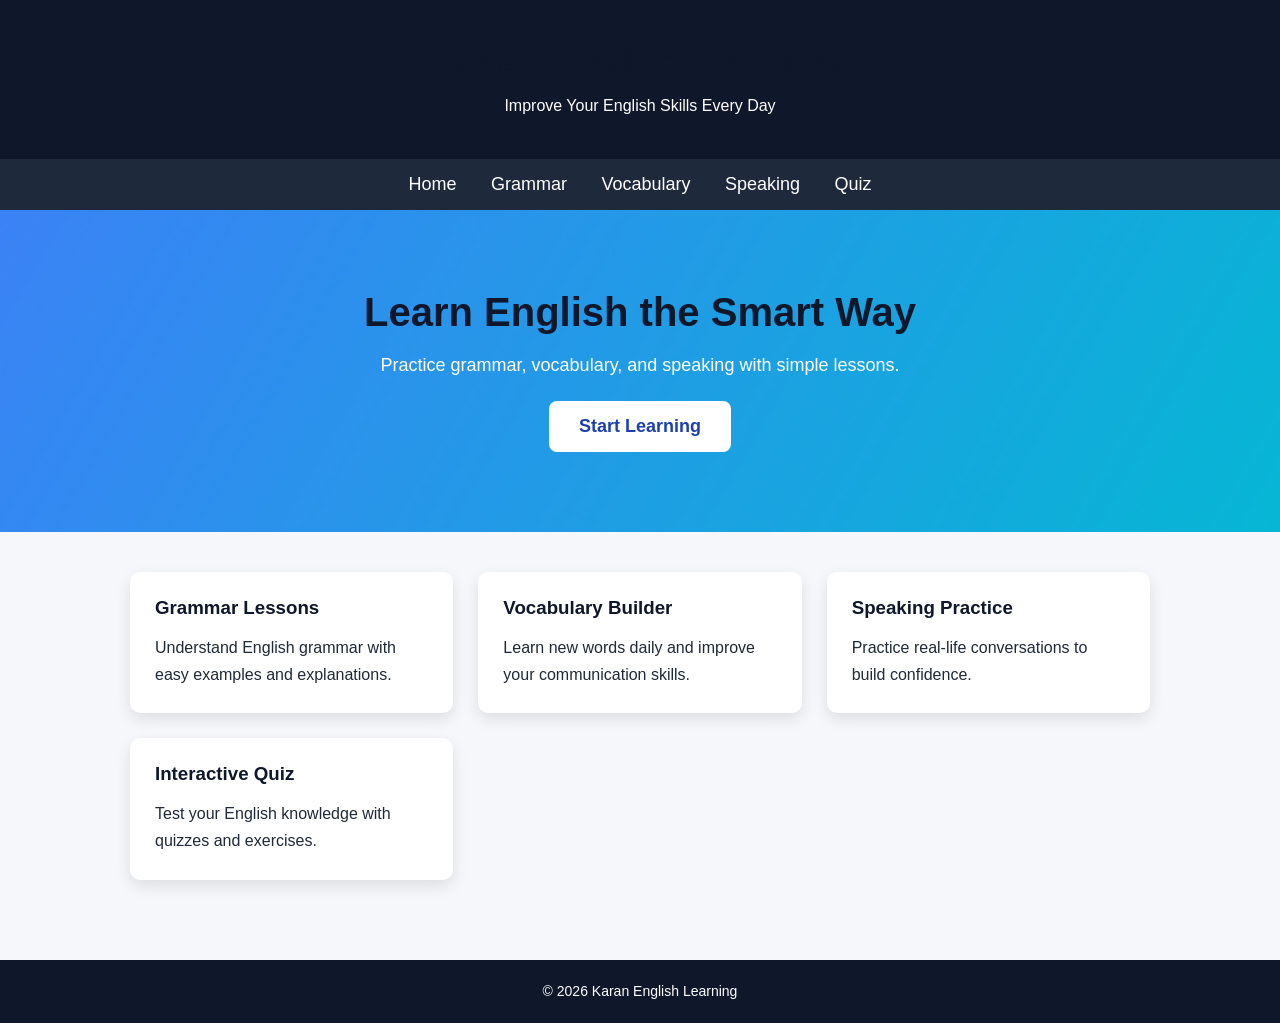
<file: index.html>
<!DOCTYPE html>
<html>
<head>
<meta name="viewport" content="width=device-width, initial-scale=1.0">  
<title>Karan English Learning</title>
<link rel="stylesheet" href="style.css">
</head>

<body>

<header>
<h1>Karan English Learning</h1>
<p>Improve Your English Skills Every Day</p>
</header>

<nav>
<a href="index.html">Home</a>
<a href="grammar.html">Grammar</a>
<a href="vocabulary.html">Vocabulary</a>
<a href="speaking.html">Speaking</a>
<a href="quiz.html">Quiz</a>
</nav>

<section class="hero">

<h2>Learn English the Smart Way</h2>
<p>Practice grammar, vocabulary, and speaking with simple lessons.</p>

<button>Start Learning</button>

</section>

<div class="container">

<div class="card">
<h3>Grammar Lessons</h3>
<p>Understand English grammar with easy examples and explanations.</p>
</div>

<div class="card">
<h3>Vocabulary Builder</h3>
<p>Learn new words daily and improve your communication skills.</p>
</div>

<div class="card">
<h3>Speaking Practice</h3>
<p>Practice real-life conversations to build confidence.</p>
</div>

<div class="card">
<h3>Interactive Quiz</h3>
<p>Test your English knowledge with quizzes and exercises.</p>
</div>

</div>

<footer>
<p>© 2026 Karan English Learning</p>
</footer>

</body>
</html>
</file>
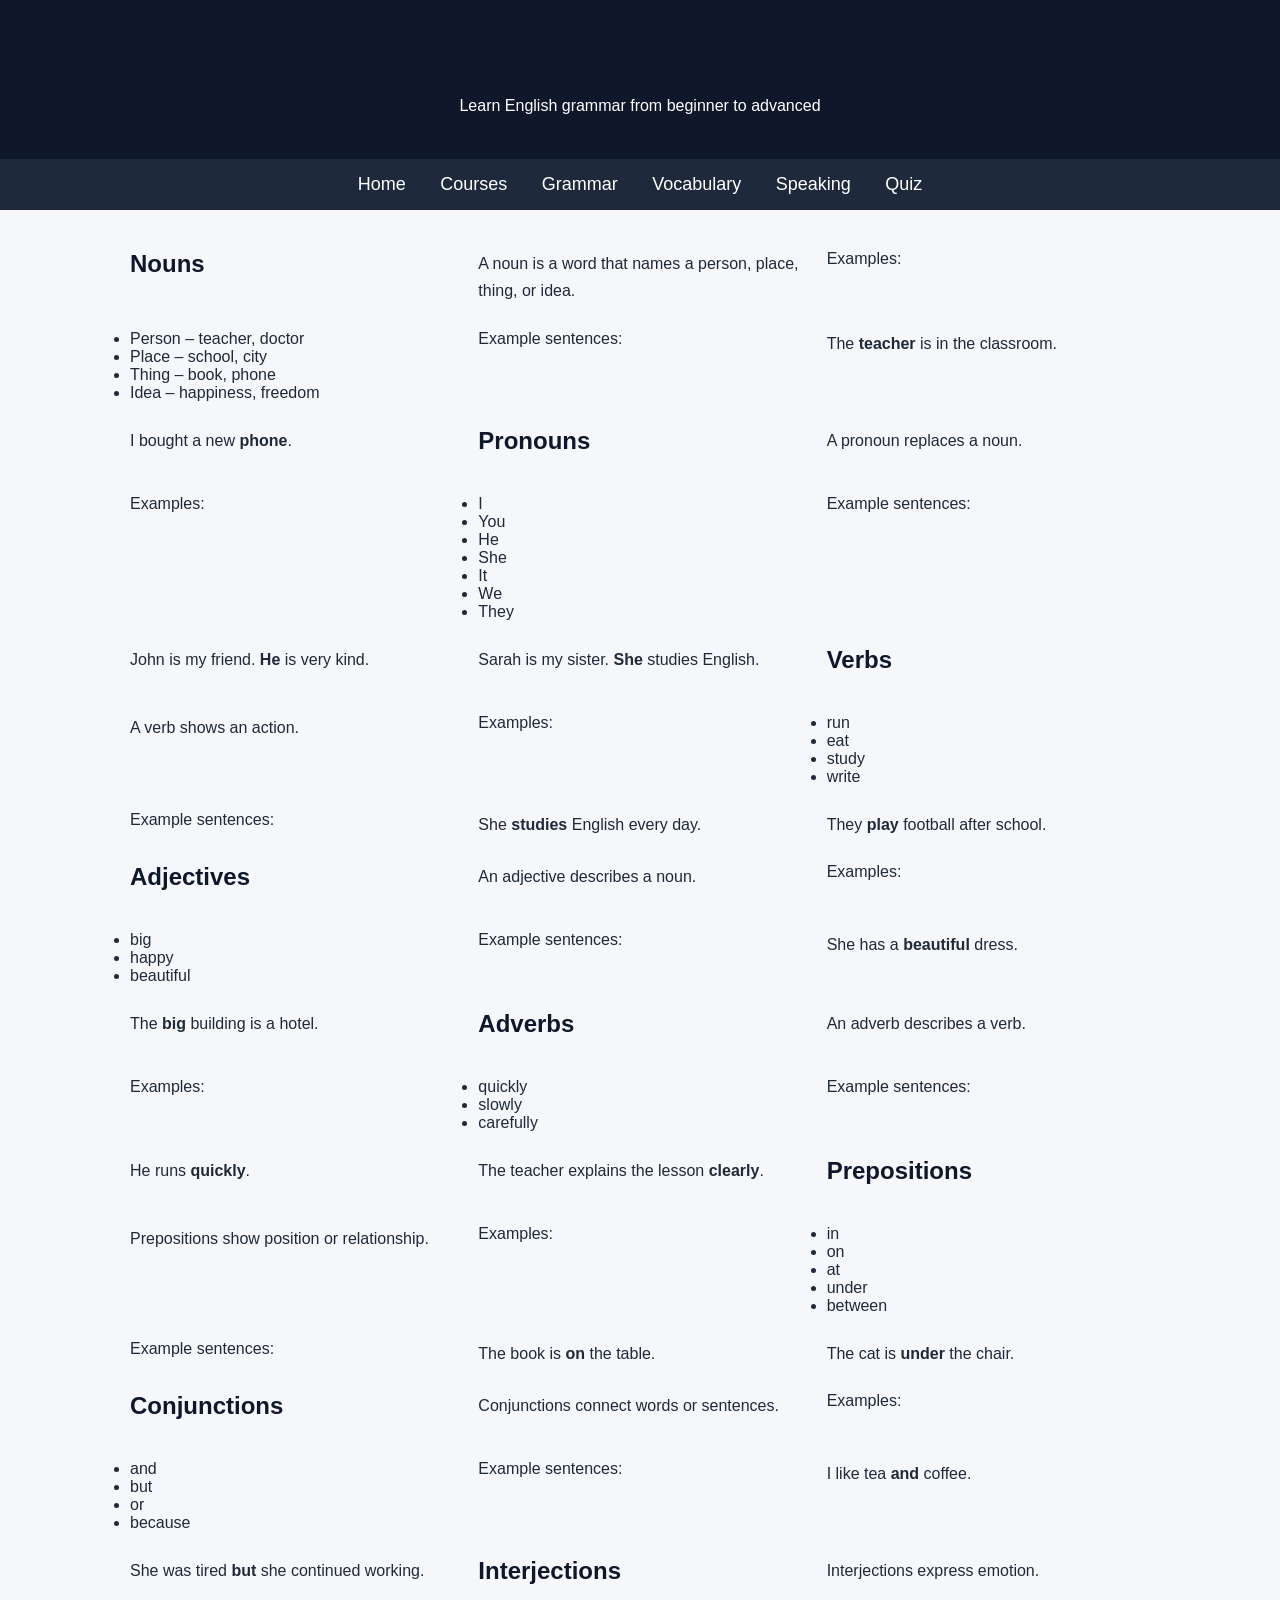
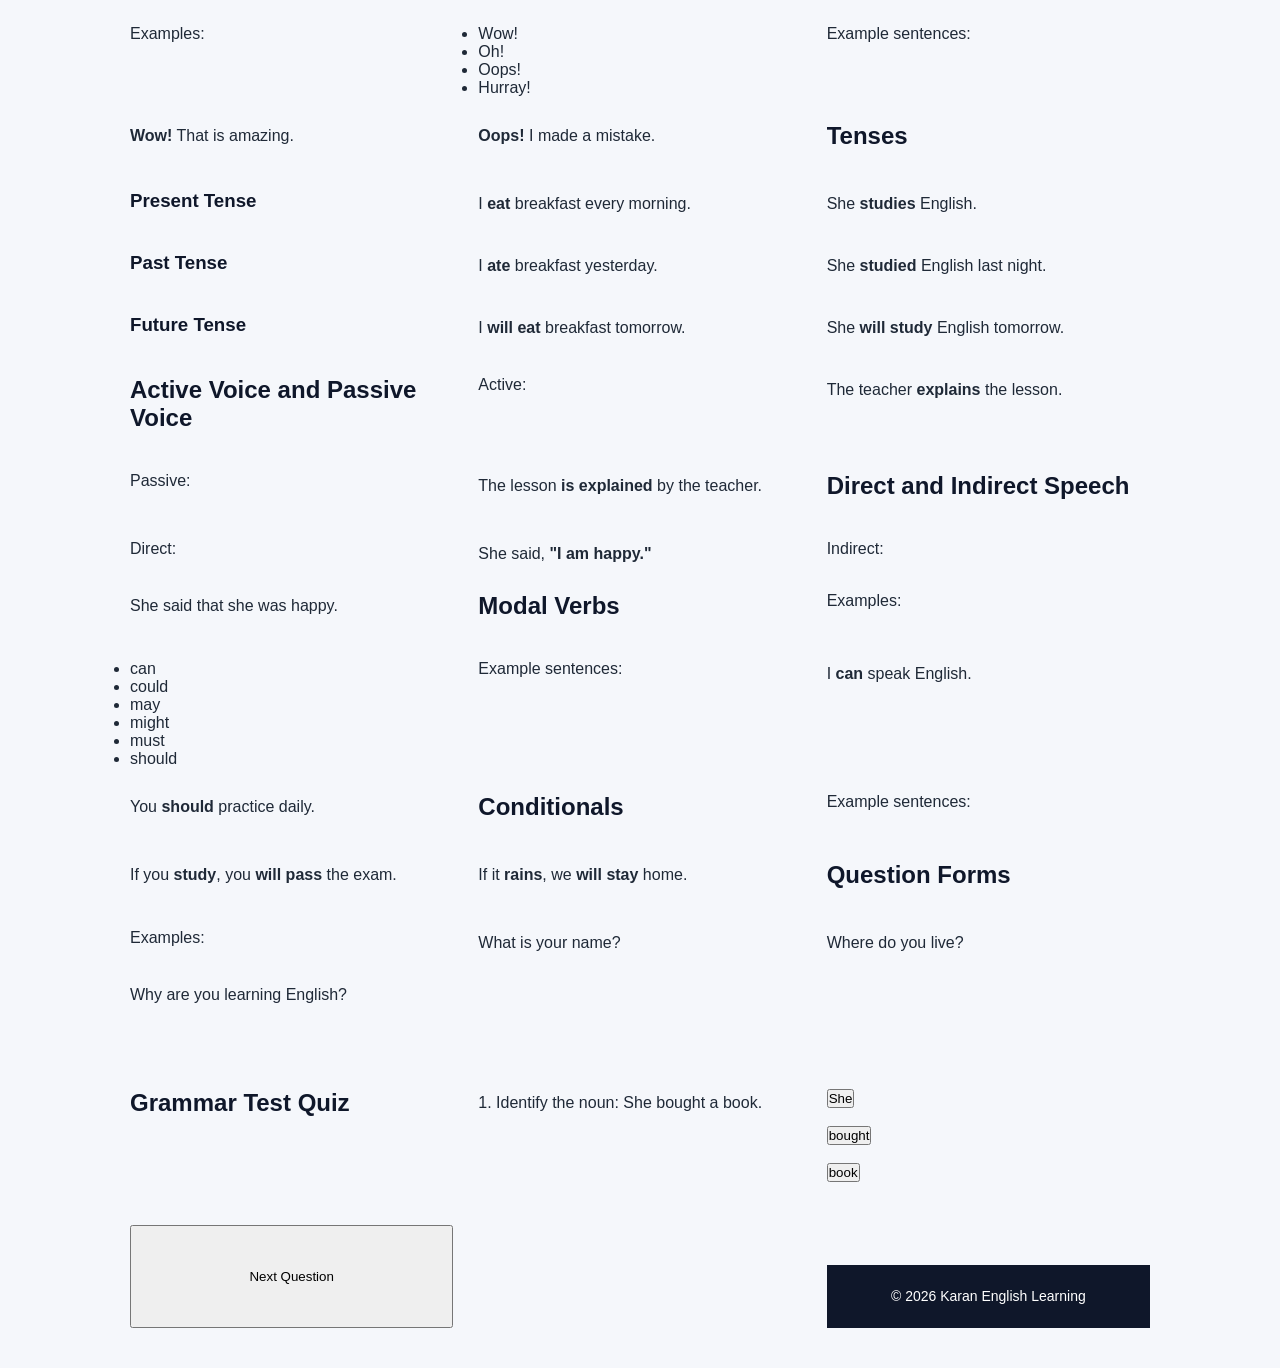
<file: grammar.html>
<!DOCTYPE html>
<html>
<head>
<title>Grammar Lessons - Karan English Learning</title>
<link rel="stylesheet" href="style.css">
</head>

<body>

<header>
<h1>English Grammar Lessons</h1>
<p>Learn English grammar from beginner to advanced</p>
</header>

<nav>
<a href="index.html">Home</a>
<a href="courses.html">Courses</a>
<a href="grammar.html">Grammar</a>
<a href="vocabulary.html">Vocabulary</a>
<a href="speaking.html">Speaking</a>
<a href="quiz.html">Quiz</a>
</nav>

<div class="container">

<h2>Nouns</h2>
<p>A noun is a word that names a person, place, thing, or idea.</p>

Examples:
<ul>
<li>Person – teacher, doctor</li>
<li>Place – school, city</li>
<li>Thing – book, phone</li>
<li>Idea – happiness, freedom</li>
</ul>

Example sentences:
<p>The <b>teacher</b> is in the classroom.</p>
<p>I bought a new <b>phone</b>.</p>


<h2>Pronouns</h2>

<p>A pronoun replaces a noun.</p>

Examples:

<ul>
<li>I</li>
<li>You</li>
<li>He</li>
<li>She</li>
<li>It</li>
<li>We</li>
<li>They</li>
</ul>

Example sentences:

<p>John is my friend. <b>He</b> is very kind.</p>
<p>Sarah is my sister. <b>She</b> studies English.</p>


<h2>Verbs</h2>

<p>A verb shows an action.</p>

Examples:

<ul>
<li>run</li>
<li>eat</li>
<li>study</li>
<li>write</li>
</ul>

Example sentences:

<p>She <b>studies</b> English every day.</p>
<p>They <b>play</b> football after school.</p>


<h2>Adjectives</h2>

<p>An adjective describes a noun.</p>

Examples:

<ul>
<li>big</li>
<li>happy</li>
<li>beautiful</li>
</ul>

Example sentences:

<p>She has a <b>beautiful</b> dress.</p>
<p>The <b>big</b> building is a hotel.</p>


<h2>Adverbs</h2>

<p>An adverb describes a verb.</p>

Examples:

<ul>
<li>quickly</li>
<li>slowly</li>
<li>carefully</li>
</ul>

Example sentences:

<p>He runs <b>quickly</b>.</p>
<p>The teacher explains the lesson <b>clearly</b>.</p>


<h2>Prepositions</h2>

<p>Prepositions show position or relationship.</p>

Examples:

<ul>
<li>in</li>
<li>on</li>
<li>at</li>
<li>under</li>
<li>between</li>
</ul>

Example sentences:

<p>The book is <b>on</b> the table.</p>
<p>The cat is <b>under</b> the chair.</p>


<h2>Conjunctions</h2>

<p>Conjunctions connect words or sentences.</p>

Examples:

<ul>
<li>and</li>
<li>but</li>
<li>or</li>
<li>because</li>
</ul>

Example sentences:

<p>I like tea <b>and</b> coffee.</p>
<p>She was tired <b>but</b> she continued working.</p>


<h2>Interjections</h2>

<p>Interjections express emotion.</p>

Examples:

<ul>
<li>Wow!</li>
<li>Oh!</li>
<li>Oops!</li>
<li>Hurray!</li>
</ul>

Example sentences:

<p><b>Wow!</b> That is amazing.</p>
<p><b>Oops!</b> I made a mistake.</p>


<h2>Tenses</h2>

<h3>Present Tense</h3>

<p>I <b>eat</b> breakfast every morning.</p>
<p>She <b>studies</b> English.</p>


<h3>Past Tense</h3>

<p>I <b>ate</b> breakfast yesterday.</p>
<p>She <b>studied</b> English last night.</p>


<h3>Future Tense</h3>

<p>I <b>will eat</b> breakfast tomorrow.</p>
<p>She <b>will study</b> English tomorrow.</p>


<h2>Active Voice and Passive Voice</h2>

Active:

<p>The teacher <b>explains</b> the lesson.</p>

Passive:

<p>The lesson <b>is explained</b> by the teacher.</p>


<h2>Direct and Indirect Speech</h2>

Direct:

<p>She said, <b>"I am happy."</b></p>

Indirect:

<p>She said that she was happy.</p>


<h2>Modal Verbs</h2>

Examples:

<ul>
<li>can</li>
<li>could</li>
<li>may</li>
<li>might</li>
<li>must</li>
<li>should</li>
</ul>

Example sentences:

<p>I <b>can</b> speak English.</p>
<p>You <b>should</b> practice daily.</p>


<h2>Conditionals</h2>

Example sentences:

<p>If you <b>study</b>, you <b>will pass</b> the exam.</p>
<p>If it <b>rains</b>, we <b>will stay</b> home.</p>


<h2>Question Forms</h2>

Examples:

<p>What is your name?</p>
<p>Where do you live?</p>
<p>Why are you learning English?</p>

</div>
  
<div class="container">
  
<h2>Grammar Test Quiz</h2>

<p id="question"></p>

<div id="answers"></div>

<button onclick="nextQuestion()">Next Question</button>

<p id="score"></p>

<script src="script.js"></script>
<footer>
<p>© 2026 Karan English Learning</p>
</footer>

</body>
</html>
</file>
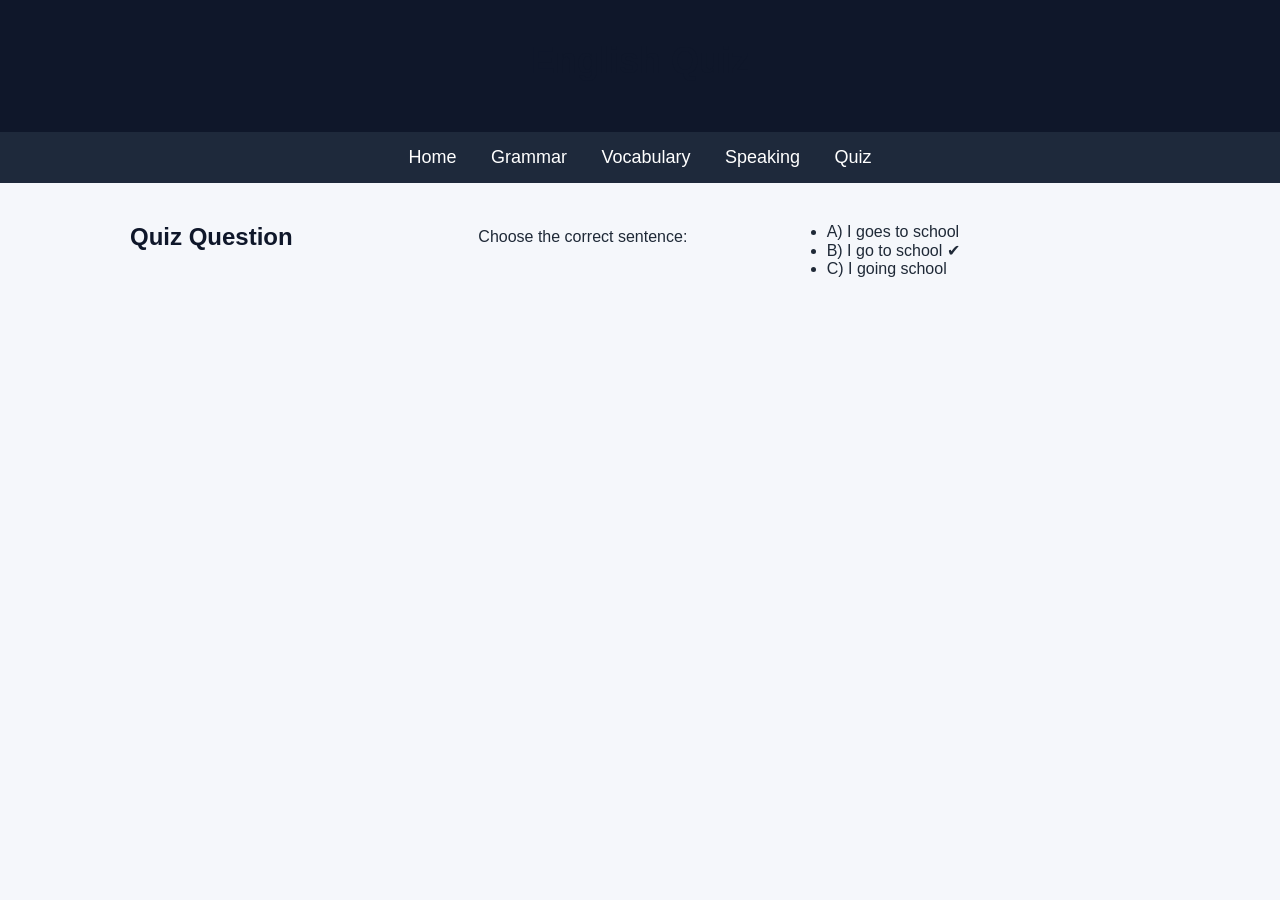
<file: quiz.html>
<!DOCTYPE html>
<html>
<head>
<title>English Quiz</title>
<link rel="stylesheet" href="style.css">
</head>

<body>

<header>
<h1>English Quiz</h1>
</header>

<nav>
<a href="index.html">Home</a>
<a href="grammar.html">Grammar</a>
<a href="vocabulary.html">Vocabulary</a>
<a href="speaking.html">Speaking</a>
<a href="quiz.html">Quiz</a>
</nav>

<div class="container">

<h2>Quiz Question</h2>

<p>Choose the correct sentence:</p>

<ul>
<li>A) I goes to school</li>
<li>B) I go to school ✔</li>
<li>C) I going school</li>
</ul>

</div>

</body>
</html>
</file>
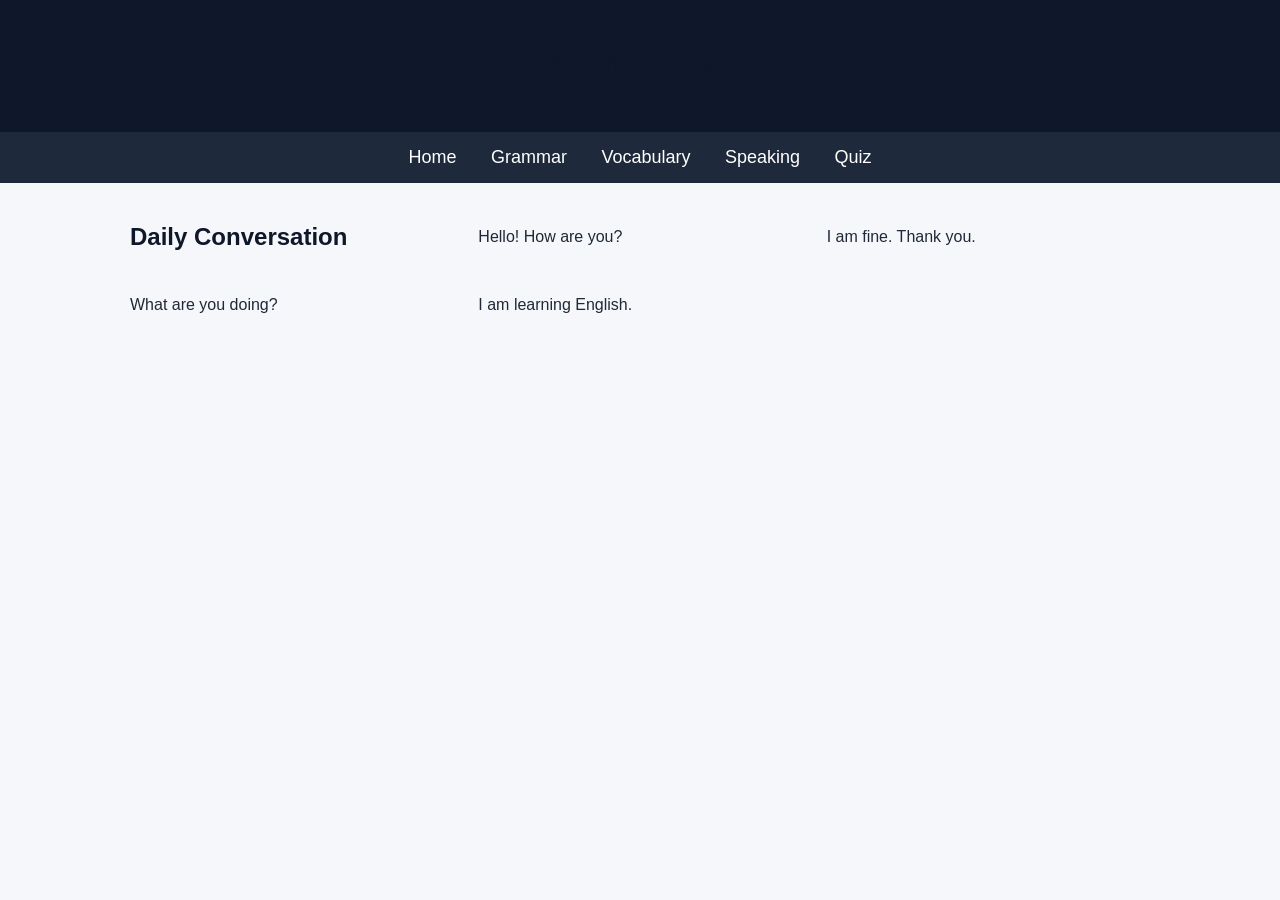
<file: speaking.html>
<!DOCTYPE html>
<html>
<head>
<title>Speaking Practice</title>
<link rel="stylesheet" href="style.css">
</head>

<body>

<header>
<h1>Speaking Practice</h1>
</header>

<nav>
<a href="index.html">Home</a>
<a href="grammar.html">Grammar</a>
<a href="vocabulary.html">Vocabulary</a>
<a href="speaking.html">Speaking</a>
<a href="quiz.html">Quiz</a>
</nav>

<div class="container">

<h2>Daily Conversation</h2>

<p>Hello! How are you?</p>
<p>I am fine. Thank you.</p>

<p>What are you doing?</p>
<p>I am learning English.</p>

</div>

</body>
</html>
</file>
<file: style.css>
html{
scroll-behavior:smooth;
}

/* Global Reset */
*{
margin:0;
padding:0;
box-sizing:border-box;
transition:all 0.3s ease;
}

body{
font-family:'Segoe UI',sans-serif;
background:#f5f7fb;
color:#1f2937;
}

/* Header */
header{
background:#0f172a;
color:white;
text-align:center;
padding:40px 20px;
}

header h1{
font-size:36px;
margin-bottom:10px;
}

/* Navigation */
nav{
background:#1e293b;
text-align:center;
padding:15px;
position:sticky;
top:0;
z-index:1000;
}

nav a{
color:white;
margin:0 15px;
text-decoration:none;
font-size:18px;
font-weight:500;
}

nav a:hover{
color:#38bdf8;
}

/* Hero Section */
.hero{
background:linear-gradient(120deg,#3b82f6,#06b6d4);
color:white;
text-align:center;
padding:80px 20px;
}

.hero h2{
font-size:40px;
margin-bottom:15px;
}

.hero p{
font-size:18px;
margin-bottom:20px;
}

.hero button{
background:white;
color:#1e40af;
border:none;
padding:15px 30px;
font-size:18px;
border-radius:8px;
cursor:pointer;
font-weight:bold;
}

.hero button:hover{
background:#e2e8f0;
transform:scale(1.05);
}

/* Main Container */
.container{
display:grid;
grid-template-columns:repeat(auto-fit,minmax(250px,1fr));
gap:25px;
padding:40px;
max-width:1100px;
margin:auto;
}

/* Cards */
.card{
background:white;
padding:25px;
border-radius:10px;
box-shadow:0 6px 15px rgba(0,0,0,0.1);
}

.card:hover{
transform:translateY(-8px) scale(1.02);
box-shadow:0 12px 25px rgba(0,0,0,0.15);
}

/* Text */
h1,h2,h3{
color:#0f172a;
margin-bottom:15px;
}

p{
line-height:1.7;
}

/* Footer */
footer{
background:#0f172a;
color:white;
text-align:center;
padding:20px;
margin-top:40px;
font-size:14px;
}

/* Mobile Responsive */
@media(max-width:768px){

header{
padding:30px 15px;
}

nav a{
display:block;
margin:10px 0;
}

.hero{
padding:50px 20px;
}

.hero h2{
font-size:28px;
}

.container{
padding:20px;
gap:20px;
}

}
</file>
